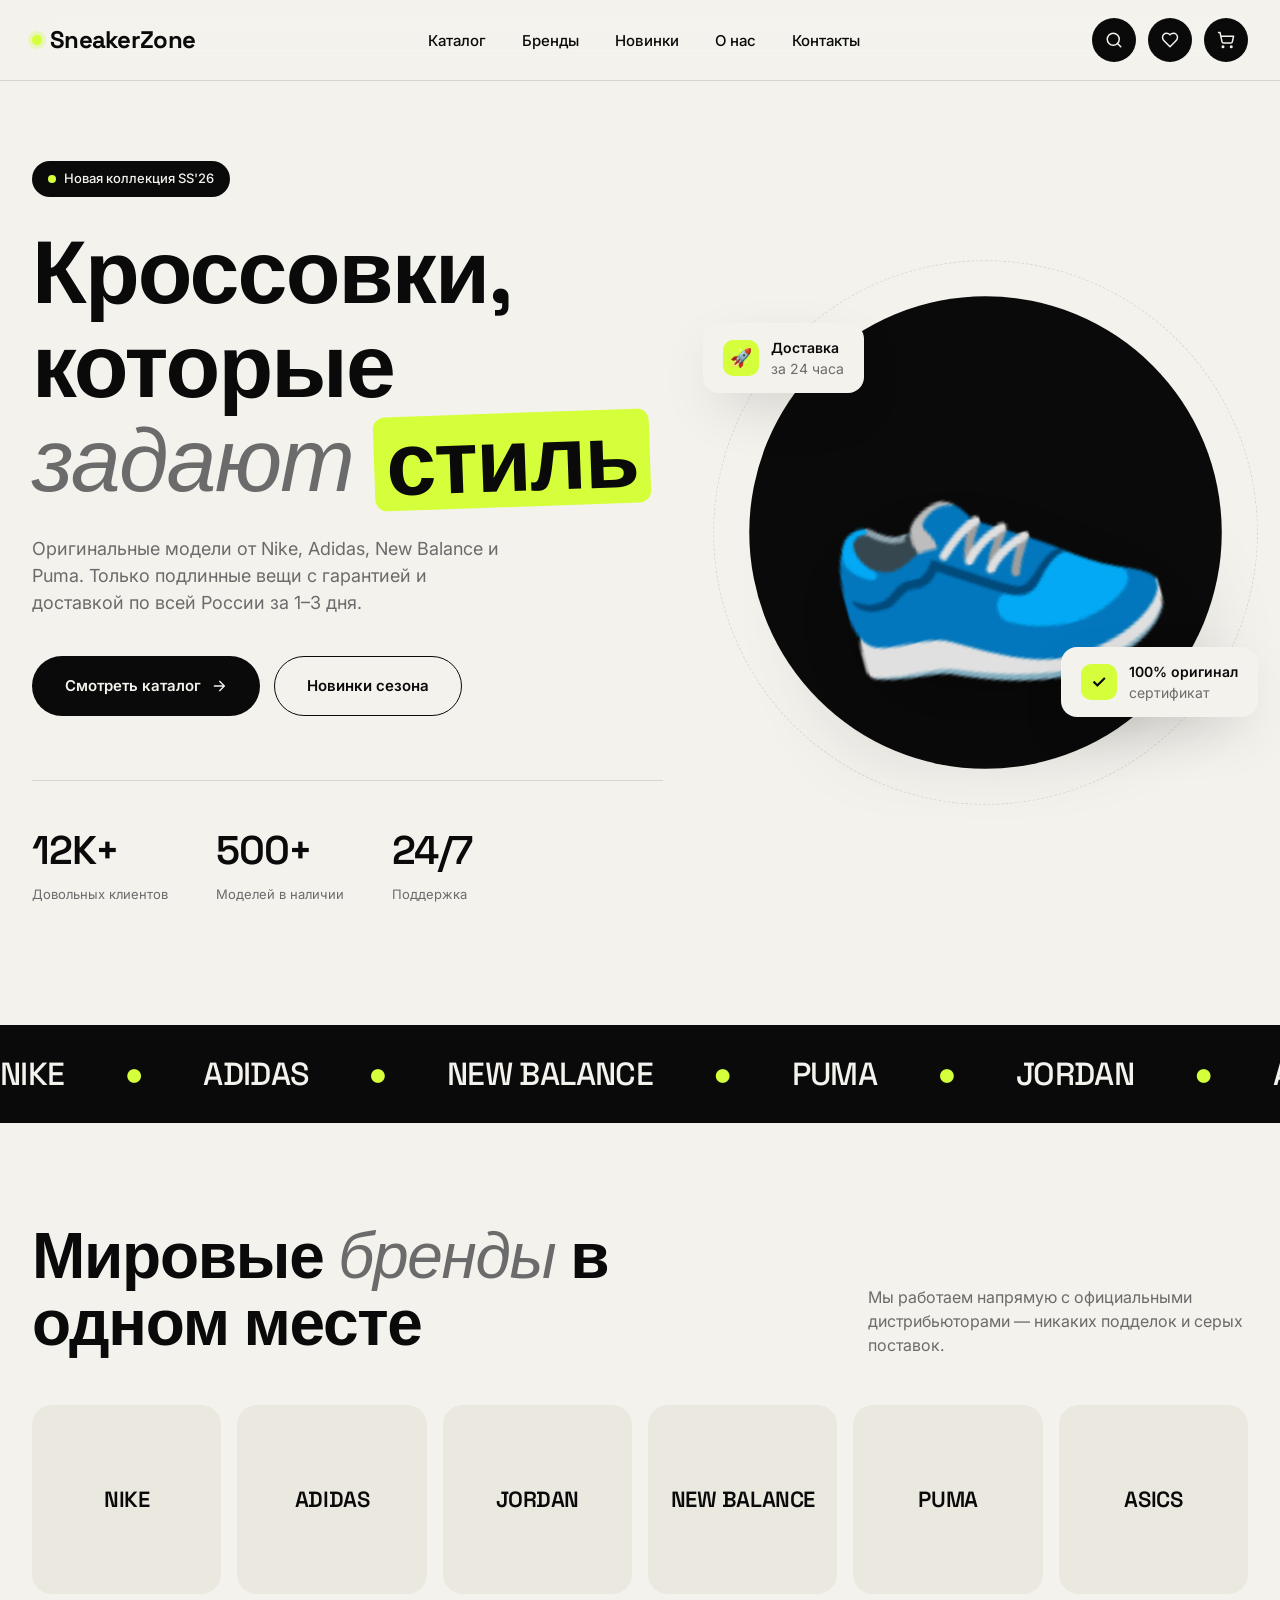
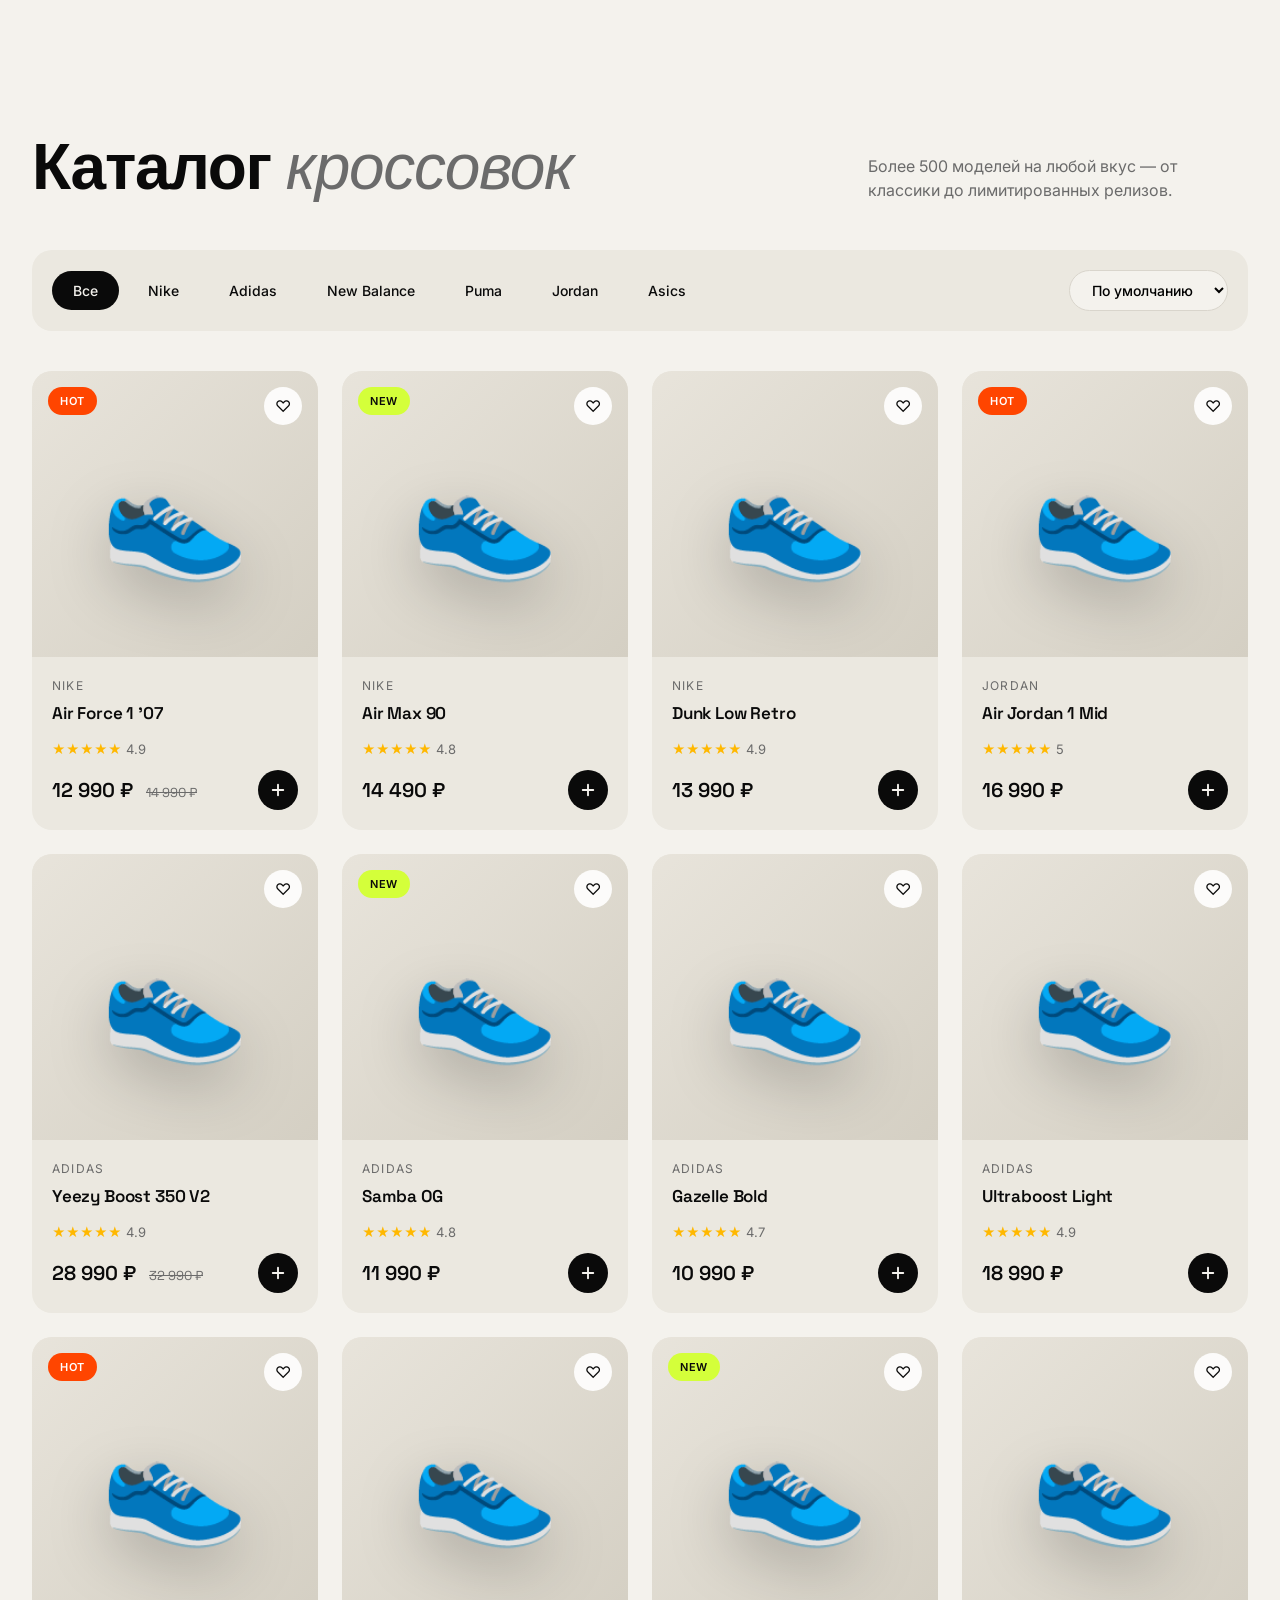
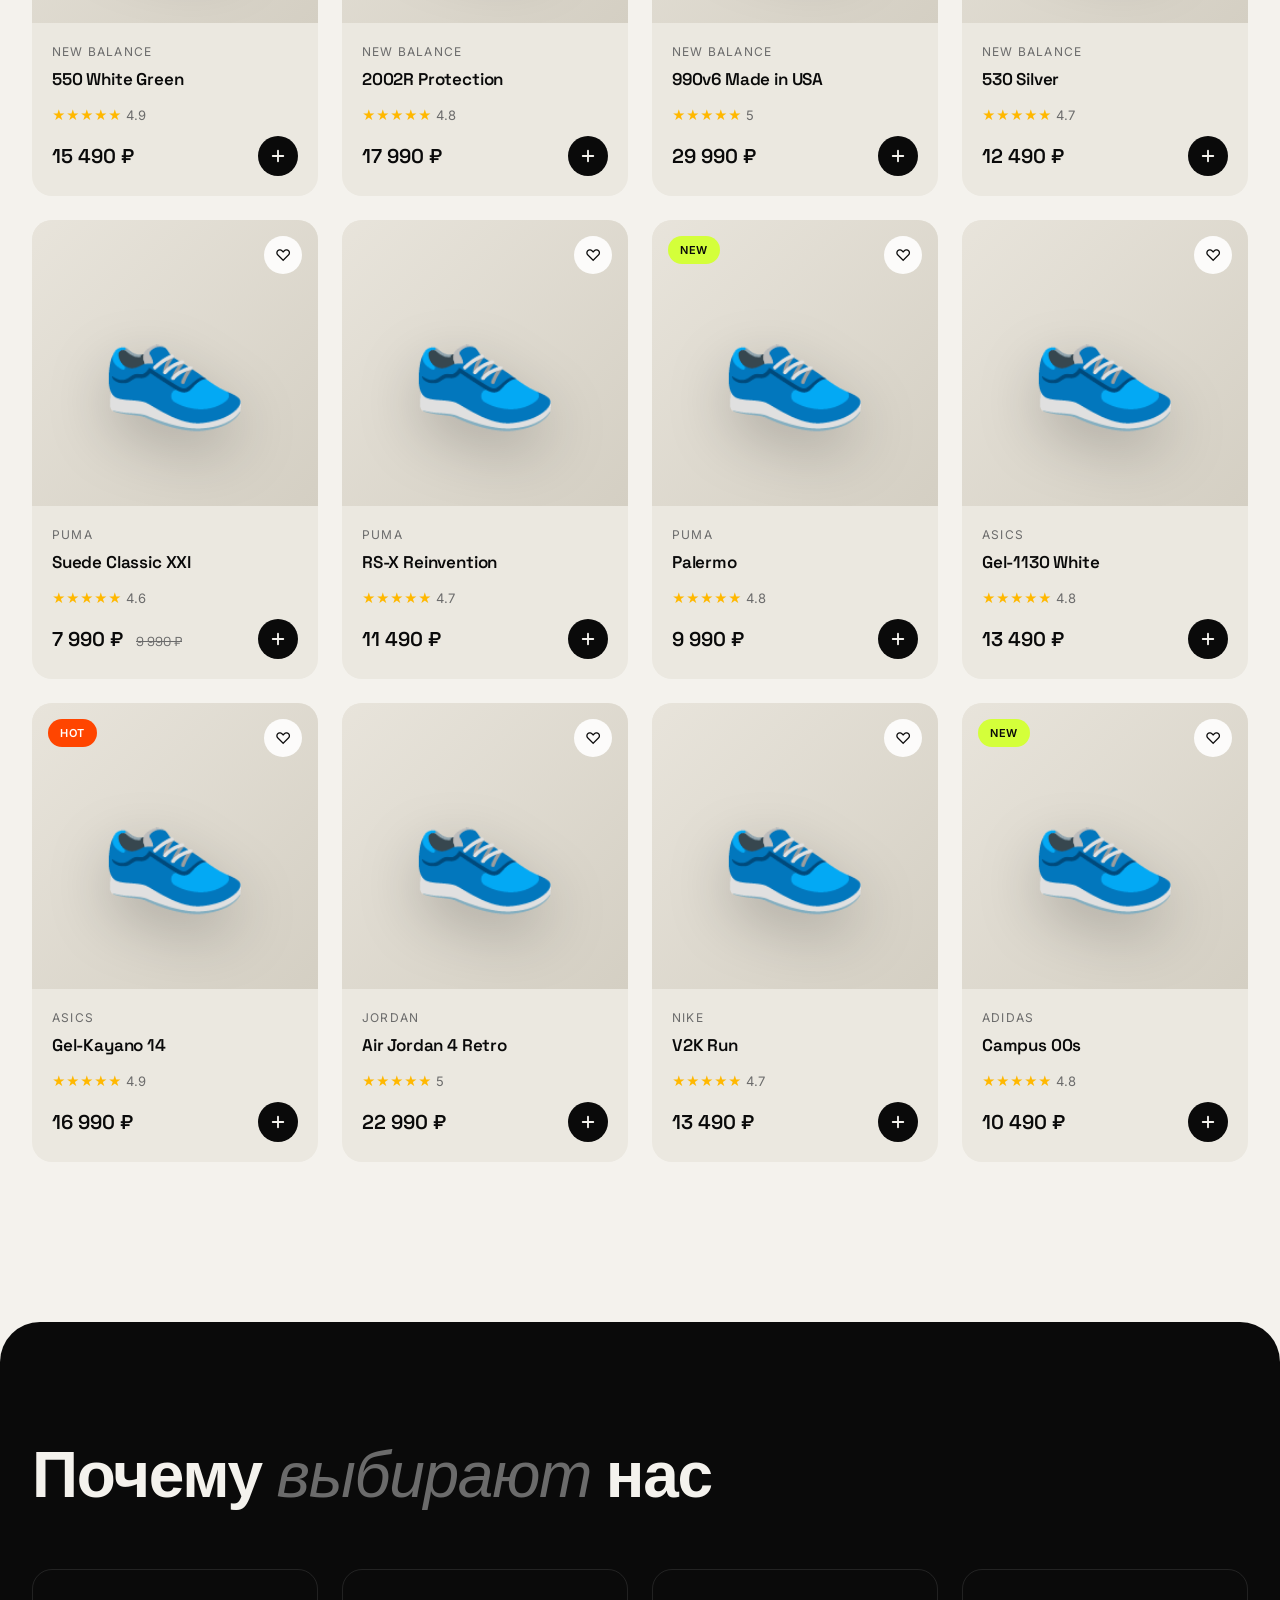
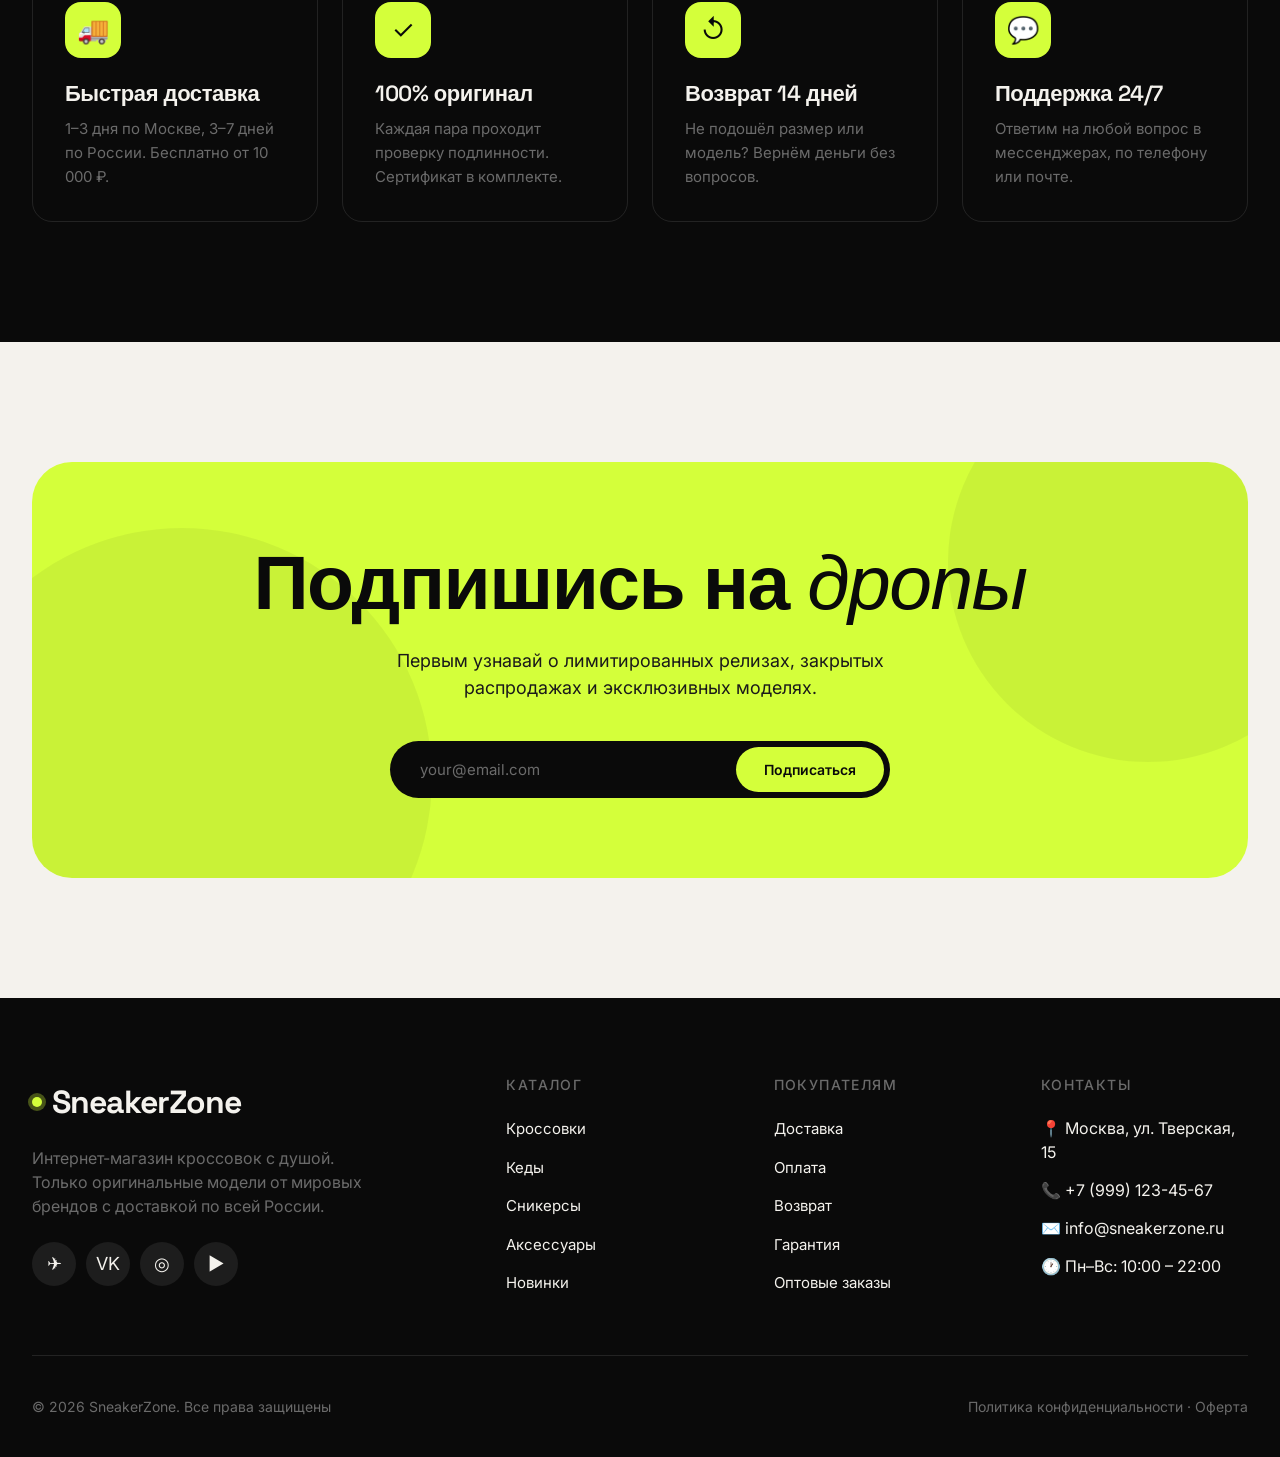
<file: SneakerZone.html>
<!DOCTYPE html>
<html lang="ru">
<head>
<meta charset="UTF-8">
<meta name="viewport" content="width=device-width, initial-scale=1.0">
<title>SneakerZone — Премиальные кроссовки от мировых брендов</title>
<link rel="preconnect" href="https://fonts.googleapis.com">
<link rel="preconnect" href="https://fonts.gstatic.com" crossorigin>
<link href="https://fonts.googleapis.com/css2?family=Space+Grotesk:wght@400;500;600;700&family=Inter:wght@300;400;500;600;700&display=swap" rel="stylesheet">
<style>
  :root{
    --bg:#F4F2ED;
    --bg-alt:#EBE8E0;
    --ink:#0A0A0A;
    --ink-soft:#1A1A1A;
    --muted:#6B6B6B;
    --line:#D9D5CC;
    --accent:#D4FF3A;
    --accent-ink:#0A0A0A;
    --white:#FFFFFF;
    --radius:20px;
    --radius-sm:12px;
    --shadow:0 20px 60px -20px rgba(0,0,0,.25);
  }
  *{margin:0;padding:0;box-sizing:border-box}
  html{scroll-behavior:smooth}
  body{
    font-family:'Inter',sans-serif;
    background:var(--bg);
    color:var(--ink);
    line-height:1.5;
    overflow-x:hidden;
    -webkit-font-smoothing:antialiased;
  }
  h1,h2,h3,h4{font-family:'Space Grotesk',sans-serif;font-weight:600;letter-spacing:-.02em;line-height:1.05}
  a{color:inherit;text-decoration:none}
  img{max-width:100%;display:block}
  button{font-family:inherit;cursor:pointer;border:none;background:none;color:inherit}
  .container{max-width:1400px;margin:0 auto;padding:0 32px}

  /* ===== HEADER ===== */
  .header{
    position:sticky;top:0;z-index:100;
    background:rgba(244,242,237,.85);
    backdrop-filter:blur(20px);
    -webkit-backdrop-filter:blur(20px);
    border-bottom:1px solid var(--line);
  }
  .nav{
    display:flex;align-items:center;justify-content:space-between;
    padding:18px 0;
  }
  .logo{
    font-family:'Space Grotesk',sans-serif;
    font-size:24px;font-weight:700;letter-spacing:-.03em;
    display:flex;align-items:center;gap:8px;
  }
  .logo-dot{
    width:10px;height:10px;border-radius:50%;
    background:var(--accent);
    box-shadow:0 0 0 4px rgba(212,255,58,.3);
  }
  .nav-links{
    display:flex;gap:36px;list-style:none;
  }
  .nav-links a{
    font-size:15px;font-weight:500;
    position:relative;transition:color .2s;
  }
  .nav-links a::after{
    content:'';position:absolute;left:0;bottom:-4px;
    width:0;height:2px;background:var(--ink);
    transition:width .3s;
  }
  .nav-links a:hover::after{width:100%}
  .nav-actions{display:flex;align-items:center;gap:12px}
  .icon-btn{
    width:44px;height:44px;border-radius:50%;
    background:var(--ink);color:var(--bg);
    display:flex;align-items:center;justify-content:center;
    transition:transform .2s, background .2s;
    position:relative;
  }
  .icon-btn:hover{transform:scale(1.05);background:var(--accent);color:var(--ink)}
  .icon-count{
    position:absolute;top:-4px;right:-4px;
    background:var(--accent);color:var(--ink);
    font-size:11px;font-weight:700;
    min-width:20px;height:20px;border-radius:10px;
    display:flex;align-items:center;justify-content:center;
    padding:0 5px;
    transform:scale(0);transition:transform .25s cubic-bezier(.2,.8,.2,1);
  }
  .icon-count.show{transform:scale(1)}
  .icon-count.bump{animation:bump .4s}
  @keyframes bump{
    0%,100%{transform:scale(1)}
    50%{transform:scale(1.3)}
  }

  /* ===== HERO ===== */
  .hero{
    padding:80px 0 120px;
    position:relative;overflow:hidden;
  }
  .hero-grid{
    display:grid;grid-template-columns:1.2fr 1fr;gap:60px;align-items:center;
  }
  .hero-tag{
    display:inline-flex;align-items:center;gap:8px;
    padding:8px 16px;border-radius:100px;
    background:var(--ink);color:var(--bg);
    font-size:13px;font-weight:500;
    margin-bottom:28px;
  }
  .hero-tag .pulse{
    width:8px;height:8px;border-radius:50%;background:var(--accent);
    animation:pulse 2s infinite;
  }
  @keyframes pulse{
    0%,100%{box-shadow:0 0 0 0 rgba(212,255,58,.7)}
    50%{box-shadow:0 0 0 8px rgba(212,255,58,0)}
  }
  .hero h1{
    font-size:clamp(48px,7vw,104px);
    margin-bottom:28px;
  }
  .hero h1 .italic{font-style:italic;font-weight:400;color:var(--muted)}
  .hero h1 .accent{
    background:var(--accent);
    padding:0 12px;border-radius:12px;
    display:inline-block;transform:rotate(-2deg);
  }
  .hero-text{
    font-size:18px;color:var(--muted);
    max-width:480px;margin-bottom:40px;
  }
  .hero-cta{display:flex;gap:14px;flex-wrap:wrap}
  .btn{
    padding:18px 32px;border-radius:100px;
    font-size:15px;font-weight:600;
    display:inline-flex;align-items:center;gap:10px;
    transition:all .25s;
    border:1.5px solid transparent;
  }
  .btn-primary{background:var(--ink);color:var(--bg)}
  .btn-primary:hover{background:var(--accent);color:var(--ink);transform:translateY(-2px)}
  .btn-ghost{background:transparent;color:var(--ink);border-color:var(--ink)}
  .btn-ghost:hover{background:var(--ink);color:var(--bg)}
  .btn svg{width:16px;height:16px}

  .hero-visual{
    position:relative;aspect-ratio:1;
  }
  .hero-circle{
    position:absolute;inset:0;
    background:var(--ink);
    border-radius:50%;
    transform:scale(.9);
  }
  .hero-circle::before{
    content:'';position:absolute;inset:-40px;
    border:1px dashed var(--line);border-radius:50%;
    animation:spin 40s linear infinite;
  }
  @keyframes spin{to{transform:rotate(360deg)}}
  .hero-shoe{
    position:absolute;inset:0;
    display:flex;align-items:center;justify-content:center;
    font-size:280px;
    transform:rotate(-15deg);
    filter:drop-shadow(0 30px 50px rgba(0,0,0,.4));
    animation:float 6s ease-in-out infinite;
  }
  @keyframes float{
    0%,100%{transform:rotate(-15deg) translateY(0)}
    50%{transform:rotate(-15deg) translateY(-20px)}
  }
  .hero-badge{
    position:absolute;background:var(--bg);
    padding:14px 20px;border-radius:16px;
    box-shadow:var(--shadow);
    display:flex;align-items:center;gap:12px;
    font-size:14px;font-weight:600;
  }
  .hero-badge-1{top:10%;left:-20px;animation:float 5s ease-in-out infinite}
  .hero-badge-2{bottom:15%;right:-10px;animation:float 5s ease-in-out infinite .5s}
  .hero-badge .ico{
    width:36px;height:36px;border-radius:10px;
    background:var(--accent);
    display:flex;align-items:center;justify-content:center;
    font-size:18px;
  }

  .hero-stats{
    display:flex;gap:48px;margin-top:64px;
    padding-top:40px;border-top:1px solid var(--line);
  }
  .stat-num{
    font-family:'Space Grotesk',sans-serif;
    font-size:40px;font-weight:600;letter-spacing:-.03em;
  }
  .stat-label{font-size:13px;color:var(--muted);margin-top:4px}

  /* ===== MARQUEE ===== */
  .marquee{
    background:var(--ink);color:var(--bg);
    padding:24px 0;overflow:hidden;
    border-top:1px solid var(--ink);border-bottom:1px solid var(--ink);
  }
  .marquee-track{
    display:flex;gap:60px;white-space:nowrap;
    animation:scroll 30s linear infinite;
    font-family:'Space Grotesk',sans-serif;
    font-size:32px;font-weight:500;letter-spacing:-.02em;
  }
  .marquee-track span{display:inline-flex;align-items:center;gap:60px}
  .marquee-track .dot{color:var(--accent)}
  @keyframes scroll{to{transform:translateX(-50%)}}

  /* ===== BRANDS ===== */
  .brands{padding:100px 0 60px}
  .section-head{
    display:flex;justify-content:space-between;align-items:flex-end;
    margin-bottom:48px;gap:40px;flex-wrap:wrap;
  }
  .section-title{
    font-size:clamp(36px,5vw,64px);
    max-width:700px;
  }
  .section-title .italic{font-style:italic;font-weight:400;color:var(--muted)}
  .section-sub{color:var(--muted);max-width:380px}

  .brands-grid{
    display:grid;grid-template-columns:repeat(6,1fr);gap:16px;
  }
  .brand-card{
    aspect-ratio:1;
    background:var(--bg-alt);
    border-radius:var(--radius);
    display:flex;align-items:center;justify-content:center;
    font-family:'Space Grotesk',sans-serif;
    font-size:22px;font-weight:600;letter-spacing:-.02em;
    transition:all .3s;
    cursor:pointer;
    border:1px solid transparent;
  }
  .brand-card:hover{
    background:var(--ink);color:var(--accent);
    transform:translateY(-4px);
  }

  /* ===== CATALOG ===== */
  .catalog{padding:80px 0 120px}
  .filters{
    display:flex;justify-content:space-between;align-items:center;
    margin-bottom:40px;gap:20px;flex-wrap:wrap;
    padding:20px;background:var(--bg-alt);
    border-radius:var(--radius);
  }
  .filter-tabs{display:flex;gap:8px;flex-wrap:wrap}
  .filter-tab{
    padding:10px 20px;border-radius:100px;
    font-size:14px;font-weight:500;
    background:transparent;color:var(--ink);
    transition:all .2s;
    border:1px solid transparent;
  }
  .filter-tab:hover{background:var(--bg)}
  .filter-tab.active{background:var(--ink);color:var(--bg)}
  .sort-select{
    padding:10px 18px;border-radius:100px;
    background:var(--bg);border:1px solid var(--line);
    font-size:14px;font-weight:500;font-family:inherit;
    cursor:pointer;
  }

  .products{
    display:grid;
    grid-template-columns:repeat(4,1fr);
    gap:24px;
  }
  .product{
    background:var(--bg-alt);
    border-radius:var(--radius);
    overflow:hidden;
    transition:all .35s cubic-bezier(.2,.8,.2,1);
    position:relative;
    cursor:pointer;
  }
  .product:hover{transform:translateY(-8px);box-shadow:var(--shadow)}
  .product-img{
    aspect-ratio:1;
    background:linear-gradient(135deg,#E8E4DB,#D4CFC3);
    display:flex;align-items:center;justify-content:center;
    font-size:120px;
    position:relative;overflow:hidden;
    transition:background .3s;
  }
  .product:hover .product-img{background:linear-gradient(135deg,#D4FF3A,#B8E62E)}
  .product-img .shoe{
    transition:transform .5s cubic-bezier(.2,.8,.2,1);
    filter:drop-shadow(0 20px 30px rgba(0,0,0,.2));
  }
  .product:hover .product-img .shoe{transform:rotate(-15deg) scale(1.1)}
  .product-tag{
    position:absolute;top:16px;left:16px;
    padding:6px 12px;border-radius:100px;
    background:var(--ink);color:var(--bg);
    font-size:11px;font-weight:600;letter-spacing:.05em;text-transform:uppercase;
  }
  .product-tag.new{background:var(--accent);color:var(--ink)}
  .product-tag.hot{background:#FF4500;color:#fff}
  .product-fav{
    position:absolute;top:16px;right:16px;
    width:38px;height:38px;border-radius:50%;
    background:rgba(255,255,255,.9);
    display:flex;align-items:center;justify-content:center;
    transition:all .25s;
    font-size:16px;
    z-index:2;
  }
  .product-fav:hover{background:var(--ink);color:var(--accent);transform:scale(1.1)}
  .product-fav.active{background:var(--ink);color:#FF4500}
  .product-fav.active:hover{color:var(--accent)}
  .product-fav.pop{animation:pop .4s}
  @keyframes pop{
    0%,100%{transform:scale(1)}
    50%{transform:scale(1.3)}
  }
  .product-info{padding:20px}
  .product-brand{
    font-size:12px;color:var(--muted);
    text-transform:uppercase;letter-spacing:.1em;
    margin-bottom:6px;
  }
  .product-name{
    font-family:'Space Grotesk',sans-serif;
    font-size:17px;font-weight:600;
    margin-bottom:14px;
    letter-spacing:-.01em;
  }
  .product-bottom{
    display:flex;justify-content:space-between;align-items:center;
  }
  .product-price{
    font-family:'Space Grotesk',sans-serif;
    font-size:20px;font-weight:600;
  }
  .product-price .old{
    font-size:13px;color:var(--muted);
    text-decoration:line-through;margin-left:8px;font-weight:400;
  }
  .add-btn{
    width:40px;height:40px;border-radius:50%;
    background:var(--ink);color:var(--bg);
    display:flex;align-items:center;justify-content:center;
    transition:all .2s;
  }
  .add-btn:hover{background:var(--accent);color:var(--ink);transform:rotate(90deg)}
  .rating{
    display:flex;align-items:center;gap:4px;
    font-size:13px;color:var(--muted);
    margin-bottom:10px;
  }
  .rating .stars{color:#FFB800}

  /* ===== FEATURES ===== */
  .features{
    padding:120px 0;
    background:var(--ink);color:var(--bg);
    border-radius:40px 40px 0 0;
    margin-top:40px;
  }
  .features .section-title{color:var(--bg)}
  .features .section-title .italic{color:var(--muted)}
  .features-grid{
    display:grid;grid-template-columns:repeat(4,1fr);
    gap:24px;margin-top:60px;
  }
  .feature{
    padding:32px;
    border:1px solid rgba(255,255,255,.1);
    border-radius:var(--radius);
    transition:all .3s;
  }
  .feature:hover{
    background:rgba(255,255,255,.04);
    border-color:var(--accent);
    transform:translateY(-4px);
  }
  .feature-ico{
    width:56px;height:56px;border-radius:16px;
    background:var(--accent);color:var(--ink);
    display:flex;align-items:center;justify-content:center;
    font-size:26px;margin-bottom:24px;
  }
  .feature h3{font-size:22px;margin-bottom:12px}
  .feature p{color:var(--muted);font-size:15px;line-height:1.6}

  /* ===== CTA ===== */
  .cta{
    padding:120px 0;
    text-align:center;
  }
  .cta-box{
    background:var(--accent);
    border-radius:40px;
    padding:80px 40px;
    position:relative;overflow:hidden;
  }
  .cta-box::before{
    content:'';position:absolute;
    top:-100px;right:-100px;
    width:400px;height:400px;
    background:rgba(0,0,0,.05);border-radius:50%;
  }
  .cta-box::after{
    content:'';position:absolute;
    bottom:-150px;left:-100px;
    width:500px;height:500px;
    background:rgba(0,0,0,.05);border-radius:50%;
  }
  .cta-box > *{position:relative;z-index:1}
  .cta h2{
    font-size:clamp(40px,6vw,80px);
    margin-bottom:24px;
  }
  .cta p{
    font-size:18px;color:var(--ink-soft);
    max-width:500px;margin:0 auto 40px;
  }
  .subscribe{
    display:flex;max-width:500px;margin:0 auto;
    background:var(--ink);border-radius:100px;
    padding:6px;gap:6px;
  }
  .subscribe input{
    flex:1;padding:0 24px;
    background:transparent;border:none;outline:none;
    color:var(--bg);font-family:inherit;font-size:15px;
  }
  .subscribe input::placeholder{color:var(--muted)}
  .subscribe button{
    padding:14px 28px;border-radius:100px;
    background:var(--accent);color:var(--ink);
    font-weight:600;font-size:14px;
    transition:transform .2s;
  }
  .subscribe button:hover{transform:scale(1.05)}

  /* ===== FOOTER ===== */
  .footer{
    background:var(--ink);color:var(--bg);
    padding:80px 0 40px;
  }
  .footer-grid{
    display:grid;grid-template-columns:2fr 1fr 1fr 1fr;
    gap:60px;margin-bottom:60px;
  }
  .footer-logo{
    font-family:'Space Grotesk',sans-serif;
    font-size:32px;font-weight:700;
    margin-bottom:20px;letter-spacing:-.03em;
    display:flex;align-items:center;gap:10px;
  }
  .footer-desc{color:var(--muted);max-width:340px;margin-bottom:24px}
  .socials{display:flex;gap:10px}
  .social{
    width:44px;height:44px;border-radius:50%;
    background:rgba(255,255,255,.08);
    display:flex;align-items:center;justify-content:center;
    transition:all .2s;font-size:18px;
  }
  .social:hover{background:var(--accent);color:var(--ink)}
  .footer h4{
    font-size:14px;text-transform:uppercase;letter-spacing:.1em;
    margin-bottom:24px;color:var(--muted);font-weight:500;
    font-family:'Inter',sans-serif;
  }
  .footer ul{list-style:none;display:flex;flex-direction:column;gap:14px}
  .footer ul a{
    font-size:15px;color:var(--bg);
    transition:color .2s;
  }
  .footer ul a:hover{color:var(--accent)}
  .footer-bottom{
    padding-top:40px;border-top:1px solid rgba(255,255,255,.1);
    display:flex;justify-content:space-between;flex-wrap:wrap;gap:20px;
    color:var(--muted);font-size:14px;
  }

  /* ===== DRAWERS (Search / Favorites / Cart) ===== */
  .overlay{
    position:fixed;inset:0;background:rgba(0,0,0,.5);
    backdrop-filter:blur(4px);
    opacity:0;pointer-events:none;
    transition:opacity .3s;z-index:200;
  }
  .overlay.open{opacity:1;pointer-events:auto}
  .drawer{
    position:fixed;top:0;right:0;bottom:0;
    width:min(460px,100%);
    background:var(--bg);
    transform:translateX(100%);
    transition:transform .4s cubic-bezier(.2,.8,.2,1);
    z-index:201;
    display:flex;flex-direction:column;
  }
  .drawer.open{transform:translateX(0)}
  .drawer-head{
    padding:28px;display:flex;justify-content:space-between;align-items:center;
    border-bottom:1px solid var(--line);
    gap:16px;
  }
  .drawer-head h3{font-size:24px}
  .drawer-close{
    width:40px;height:40px;border-radius:50%;
    background:var(--bg-alt);
    display:flex;align-items:center;justify-content:center;
    font-size:20px;transition:transform .2s;
    flex-shrink:0;
  }
  .drawer-close:hover{transform:rotate(90deg)}
  .drawer-body{flex:1;overflow-y:auto;padding:20px 28px}
  .drawer-empty{
    text-align:center;padding:60px 20px;color:var(--muted);
  }
  .drawer-empty .ico{font-size:60px;margin-bottom:20px;opacity:.3}

  /* ===== SEARCH DRAWER ===== */
  .search-input-wrap{
    position:relative;margin-bottom:20px;
  }
  .search-input{
    width:100%;padding:16px 20px 16px 52px;
    background:var(--bg-alt);
    border:1.5px solid transparent;
    border-radius:16px;
    font-family:inherit;font-size:15px;
    color:var(--ink);outline:none;
    transition:border-color .2s, background .2s;
  }
  .search-input:focus{
    border-color:var(--ink);background:var(--bg);
  }
  .search-input::placeholder{color:var(--muted)}
  .search-input-ico{
    position:absolute;left:18px;top:50%;transform:translateY(-50%);
    color:var(--muted);pointer-events:none;
  }
  .search-clear{
    position:absolute;right:10px;top:50%;transform:translateY(-50%);
    width:32px;height:32px;border-radius:50%;
    background:var(--bg);color:var(--muted);
    display:none;align-items:center;justify-content:center;
    transition:color .2s;
  }
  .search-clear.show{display:flex}
  .search-clear:hover{color:var(--ink)}

  .search-hint{
    font-size:13px;color:var(--muted);
    margin-bottom:16px;
    display:flex;align-items:center;gap:8px;
  }
  .search-hint strong{color:var(--ink)}

  .search-results{
    display:flex;flex-direction:column;gap:10px;
  }
  .search-item{
    display:flex;gap:14px;padding:12px;
    background:var(--bg-alt);
    border-radius:14px;
    cursor:pointer;
    transition:all .2s;
    align-items:center;
  }
  .search-item:hover{
    background:var(--ink);color:var(--bg);
    transform:translateX(4px);
  }
  .search-item:hover .search-item-brand{color:rgba(244,242,237,.6)}
  .search-item:hover .search-item-price{color:var(--accent)}
  .search-item-img{
    width:60px;height:60px;border-radius:12px;
    background:var(--bg);
    display:flex;align-items:center;justify-content:center;
    font-size:32px;flex-shrink:0;
  }
  .search-item-info{flex:1;min-width:0}
  .search-item-brand{
    font-size:11px;color:var(--muted);
    text-transform:uppercase;letter-spacing:.1em;
  }
  .search-item-name{
    font-weight:600;font-size:14px;
    white-space:nowrap;overflow:hidden;text-overflow:ellipsis;
    margin:2px 0 4px;
  }
  .search-item-price{
    font-family:'Space Grotesk',sans-serif;
    font-weight:600;font-size:14px;
    transition:color .2s;
  }
  .search-item-add{
    width:36px;height:36px;border-radius:50%;
    background:var(--bg);color:var(--ink);
    display:flex;align-items:center;justify-content:center;
    flex-shrink:0;
    transition:all .2s;
  }
  .search-item:hover .search-item-add{
    background:var(--accent);color:var(--ink);
  }

  .search-popular{
    margin-top:24px;padding-top:24px;
    border-top:1px solid var(--line);
  }
  .search-popular h4{
    font-size:12px;text-transform:uppercase;letter-spacing:.1em;
    color:var(--muted);margin-bottom:14px;font-weight:500;
    font-family:'Inter',sans-serif;
  }
  .popular-tags{display:flex;flex-wrap:wrap;gap:8px}
  .popular-tag{
    padding:8px 14px;border-radius:100px;
    background:var(--bg-alt);
    font-size:13px;font-weight:500;
    transition:all .2s;
  }
  .popular-tag:hover{background:var(--ink);color:var(--accent)}

  /* ===== CART / FAVS ===== */
  .drawer-foot{
    padding:28px;border-top:1px solid var(--line);
    background:var(--bg-alt);
  }
  .drawer-total{
    display:flex;justify-content:space-between;
    margin-bottom:20px;
    font-family:'Space Grotesk',sans-serif;
    font-size:22px;font-weight:600;
  }
  .drawer-action{
    width:100%;padding:18px;border-radius:100px;
    background:var(--ink);color:var(--bg);
    font-weight:600;font-size:15px;
    transition:background .2s;
  }
  .drawer-action:hover{background:var(--accent);color:var(--ink)}
  .drawer-clear{
    width:100%;padding:12px;margin-top:10px;
    color:var(--muted);font-size:13px;
    transition:color .2s;
  }
  .drawer-clear:hover{color:var(--ink)}

  .list-item{
    display:flex;gap:16px;padding:16px 0;
    border-bottom:1px solid var(--line);
    align-items:center;
  }
  .list-item-img{
    width:80px;height:80px;border-radius:12px;
    background:var(--bg-alt);
    display:flex;align-items:center;justify-content:center;
    font-size:40px;flex-shrink:0;
  }
  .list-item-info{flex:1;min-width:0}
  .list-item-brand{font-size:11px;color:var(--muted);text-transform:uppercase;letter-spacing:.1em}
  .list-item-name{font-weight:600;font-size:15px;margin:4px 0 8px}
  .list-item-price{font-family:'Space Grotesk',sans-serif;font-weight:600}
  .list-item-qty{font-size:13px;color:var(--muted);margin-top:4px}
  .list-item-remove{
    color:var(--muted);font-size:13px;margin-top:8px;
    transition:color .2s;display:inline-block;
  }
  .list-item-remove:hover{color:#FF4500}
  .list-item-actions{display:flex;flex-direction:column;align-items:flex-end;gap:8px}
  .list-item-icon-btn{
    width:36px;height:36px;border-radius:50%;
    background:var(--bg-alt);
    display:flex;align-items:center;justify-content:center;
    transition:all .2s;font-size:14px;
  }
  .list-item-icon-btn:hover{background:var(--ink);color:var(--accent)}

  /* ===== TOAST ===== */
  .toast{
    position:fixed;bottom:30px;left:50%;
    transform:translateX(-50%) translateY(100px);
    background:var(--ink);color:var(--bg);
    padding:14px 24px;border-radius:100px;
    font-size:14px;font-weight:500;
    box-shadow:var(--shadow);
    opacity:0;transition:all .3s;
    z-index:300;
    display:flex;align-items:center;gap:10px;
    white-space:nowrap;
  }
  .toast.show{opacity:1;transform:translateX(-50%) translateY(0)}
  .toast .ico{color:var(--accent)}

  /* ===== ANIMATIONS ===== */
  .reveal{opacity:0;transform:translateY(30px);transition:all .8s cubic-bezier(.2,.8,.2,1)}
  .reveal.visible{opacity:1;transform:translateY(0)}

  /* ===== RESPONSIVE ===== */
  @media (max-width:1100px){
    .products{grid-template-columns:repeat(3,1fr)}
    .features-grid{grid-template-columns:repeat(2,1fr)}
    .brands-grid{grid-template-columns:repeat(3,1fr)}
    .footer-grid{grid-template-columns:1fr 1fr;gap:40px}
  }
  @media (max-width:768px){
    .container{padding:0 20px}
    .nav-links{display:none}
    .hero{padding:40px 0 80px}
    .hero-grid{grid-template-columns:1fr;gap:40px}
    .hero-visual{max-width:400px;margin:0 auto}
    .hero-stats{gap:24px;flex-wrap:wrap}
    .products{grid-template-columns:repeat(2,1fr);gap:14px}
    .product-img{font-size:80px}
    .product-info{padding:14px}
    .product-name{font-size:15px}
    .product-price{font-size:17px}
    .features-grid{grid-template-columns:1fr}
    .footer-grid{grid-template-columns:1fr}
    .marquee-track{font-size:22px;gap:40px}
    .marquee-track span{gap:40px}
    .cta-box{padding:60px 24px;border-radius:24px}
    .subscribe{flex-direction:column;border-radius:24px;padding:10px}
    .subscribe input{padding:14px}
    .icon-btn{width:40px;height:40px}
  }
</style>
</head>
<body>

<!-- HEADER -->
<header class="header">
  <div class="container">
    <nav class="nav">
      <a href="#" class="logo"><span class="logo-dot"></span>SneakerZone</a>
      <ul class="nav-links">
        <li><a href="#catalog">Каталог</a></li>
        <li><a href="#brands">Бренды</a></li>
        <li><a href="#new">Новинки</a></li>
        <li><a href="#features">О нас</a></li>
        <li><a href="#contacts">Контакты</a></li>
      </ul>
      <div class="nav-actions">
        <button class="icon-btn" id="searchBtn" aria-label="Поиск">
          <svg width="18" height="18" viewBox="0 0 24 24" fill="none" stroke="currentColor" stroke-width="2" stroke-linecap="round"><circle cx="11" cy="11" r="8"/><path d="m21 21-4.3-4.3"/></svg>
        </button>
        <button class="icon-btn" id="favBtn" aria-label="Избранное">
          <svg width="18" height="18" viewBox="0 0 24 24" fill="none" stroke="currentColor" stroke-width="2" stroke-linecap="round" stroke-linejoin="round"><path d="M19 14c1.49-1.46 3-3.21 3-5.5A5.5 5.5 0 0 0 16.5 3c-1.76 0-3 .5-4.5 2-1.5-1.5-2.74-2-4.5-2A5.5 5.5 0 0 0 2 8.5c0 2.29 1.51 4.04 3 5.5l7 7Z"/></svg>
          <span class="icon-count" id="favCount">0</span>
        </button>
        <button class="icon-btn" id="cartBtn" aria-label="Корзина">
          <svg width="18" height="18" viewBox="0 0 24 24" fill="none" stroke="currentColor" stroke-width="2" stroke-linecap="round" stroke-linejoin="round"><circle cx="8" cy="21" r="1"/><circle cx="19" cy="21" r="1"/><path d="M2.05 2.05h2l2.66 12.42a2 2 0 0 0 2 1.58h9.78a2 2 0 0 0 1.95-1.57l1.65-7.43H5.12"/></svg>
          <span class="icon-count" id="cartCount">0</span>
        </button>
      </div>
    </nav>
  </div>
</header>

<!-- HERO -->
<section class="hero">
  <div class="container">
    <div class="hero-grid">
      <div class="hero-content reveal">
        <div class="hero-tag"><span class="pulse"></span>Новая коллекция SS'26</div>
        <h1>Кроссовки, <br>которые <span class="italic">задают</span> <span class="accent">стиль</span></h1>
        <p class="hero-text">Оригинальные модели от Nike, Adidas, New Balance и Puma. Только подлинные вещи с гарантией и доставкой по всей России за 1–3 дня.</p>
        <div class="hero-cta">
          <a href="#catalog" class="btn btn-primary">Смотреть каталог
            <svg viewBox="0 0 24 24" fill="none" stroke="currentColor" stroke-width="2" stroke-linecap="round"><path d="M5 12h14M13 5l7 7-7 7"/></svg>
          </a>
          <a href="#new" class="btn btn-ghost">Новинки сезона</a>
        </div>
        <div class="hero-stats">
          <div><div class="stat-num">12K+</div><div class="stat-label">Довольных клиентов</div></div>
          <div><div class="stat-num">500+</div><div class="stat-label">Моделей в наличии</div></div>
          <div><div class="stat-num">24/7</div><div class="stat-label">Поддержка</div></div>
        </div>
      </div>
      <div class="hero-visual reveal">
        <div class="hero-circle"></div>
        <div class="hero-shoe">👟</div>
        <div class="hero-badge hero-badge-1">
          <div class="ico">🚀</div>
          <div>Доставка<br><span style="color:var(--muted);font-weight:400">за 24 часа</span></div>
        </div>
        <div class="hero-badge hero-badge-2">
          <div class="ico">✓</div>
          <div>100% оригинал<br><span style="color:var(--muted);font-weight:400">сертификат</span></div>
        </div>
      </div>
    </div>
  </div>
</section>

<!-- MARQUEE -->
<div class="marquee">
  <div class="marquee-track">
    <span>NIKE <span class="dot">●</span> ADIDAS <span class="dot">●</span> NEW BALANCE <span class="dot">●</span> PUMA <span class="dot">●</span> JORDAN <span class="dot">●</span> ASICS <span class="dot">●</span> CONVERSE <span class="dot">●</span> VANS <span class="dot">●</span></span>
    <span>NIKE <span class="dot">●</span> ADIDAS <span class="dot">●</span> NEW BALANCE <span class="dot">●</span> PUMA <span class="dot">●</span> JORDAN <span class="dot">●</span> ASICS <span class="dot">●</span> CONVERSE <span class="dot">●</span> VANS <span class="dot">●</span></span>
  </div>
</div>

<!-- BRANDS -->
<section class="brands" id="brands">
  <div class="container">
    <div class="section-head reveal">
      <h2 class="section-title">Мировые <span class="italic">бренды</span> в одном месте</h2>
      <p class="section-sub">Мы работаем напрямую с официальными дистрибьюторами — никаких подделок и серых поставок.</p>
    </div>
    <div class="brands-grid">
      <div class="brand-card reveal">NIKE</div>
      <div class="brand-card reveal">ADIDAS</div>
      <div class="brand-card reveal">JORDAN</div>
      <div class="brand-card reveal">NEW BALANCE</div>
      <div class="brand-card reveal">PUMA</div>
      <div class="brand-card reveal">ASICS</div>
    </div>
  </div>
</section>

<!-- CATALOG -->
<section class="catalog" id="catalog">
  <div class="container">
    <div class="section-head reveal">
      <h2 class="section-title">Каталог <span class="italic">кроссовок</span></h2>
      <p class="section-sub">Более 500 моделей на любой вкус — от классики до лимитированных релизов.</p>
    </div>

    <div class="filters reveal">
      <div class="filter-tabs" id="filterTabs">
        <button class="filter-tab active" data-filter="all">Все</button>
        <button class="filter-tab" data-filter="Nike">Nike</button>
        <button class="filter-tab" data-filter="Adidas">Adidas</button>
        <button class="filter-tab" data-filter="New Balance">New Balance</button>
        <button class="filter-tab" data-filter="Puma">Puma</button>
        <button class="filter-tab" data-filter="Jordan">Jordan</button>
        <button class="filter-tab" data-filter="Asics">Asics</button>
      </div>
      <select class="sort-select" id="sortSelect">
        <option value="default">По умолчанию</option>
        <option value="price-asc">По цене ↑</option>
        <option value="price-desc">По цене ↓</option>
        <option value="rating">По рейтингу</option>
      </select>
    </div>

    <div class="products" id="productsGrid"></div>
  </div>
</section>

<!-- FEATURES -->
<section class="features" id="features">
  <div class="container">
    <div class="section-head reveal">
      <h2 class="section-title">Почему <span class="italic">выбирают</span> нас</h2>
    </div>
    <div class="features-grid">
      <div class="feature reveal">
        <div class="feature-ico">🚚</div>
        <h3>Быстрая доставка</h3>
        <p>1–3 дня по Москве, 3–7 дней по России. Бесплатно от 10 000 ₽.</p>
      </div>
      <div class="feature reveal">
        <div class="feature-ico">✓</div>
        <h3>100% оригинал</h3>
        <p>Каждая пара проходит проверку подлинности. Сертификат в комплекте.</p>
      </div>
      <div class="feature reveal">
        <div class="feature-ico">↺</div>
        <h3>Возврат 14 дней</h3>
        <p>Не подошёл размер или модель? Вернём деньги без вопросов.</p>
      </div>
      <div class="feature reveal">
        <div class="feature-ico">💬</div>
        <h3>Поддержка 24/7</h3>
        <p>Ответим на любой вопрос в мессенджерах, по телефону или почте.</p>
      </div>
    </div>
  </div>
</section>

<!-- CTA -->
<section class="cta">
  <div class="container">
    <div class="cta-box reveal">
      <h2>Подпишись на <em style="font-style:italic;font-weight:400">дропы</em></h2>
      <p>Первым узнавай о лимитированных релизах, закрытых распродажах и эксклюзивных моделях.</p>
      <form class="subscribe" onsubmit="event.preventDefault();showToast('Вы подписаны на рассылку ✓')">
        <input type="email" placeholder="your@email.com" required>
        <button type="submit">Подписаться</button>
      </form>
    </div>
  </div>
</section>

<!-- FOOTER -->
<footer class="footer" id="contacts">
  <div class="container">
    <div class="footer-grid">
      <div>
        <div class="footer-logo"><span class="logo-dot"></span>SneakerZone</div>
        <p class="footer-desc">Интернет-магазин кроссовок с душой. Только оригинальные модели от мировых брендов с доставкой по всей России.</p>
        <div class="socials">
          <a href="#" class="social" aria-label="Telegram">✈</a>
          <a href="#" class="social" aria-label="VK">VK</a>
          <a href="#" class="social" aria-label="Instagram">◎</a>
          <a href="#" class="social" aria-label="YouTube">▶</a>
        </div>
      </div>
      <div>
        <h4>Каталог</h4>
        <ul>
          <li><a href="#">Кроссовки</a></li>
          <li><a href="#">Кеды</a></li>
          <li><a href="#">Сникерсы</a></li>
          <li><a href="#">Аксессуары</a></li>
          <li><a href="#">Новинки</a></li>
        </ul>
      </div>
      <div>
        <h4>Покупателям</h4>
        <ul>
          <li><a href="#">Доставка</a></li>
          <li><a href="#">Оплата</a></li>
          <li><a href="#">Возврат</a></li>
          <li><a href="#">Гарантия</a></li>
          <li><a href="#">Оптовые заказы</a></li>
        </ul>
      </div>
      <div>
        <h4>Контакты</h4>
        <ul>
          <li>📍 Москва, ул. Тверская, 15</li>
          <li>📞 +7 (999) 123-45-67</li>
          <li>✉️ info@sneakerzone.ru</li>
          <li>🕐 Пн–Вс: 10:00 – 22:00</li>
        </ul>
      </div>
    </div>
    <div class="footer-bottom">
      <div>© 2026 SneakerZone. Все права защищены</div>
      <div><a href="#">Политика конфиденциальности</a> · <a href="#">Оферта</a></div>
    </div>
  </div>
</footer>

<!-- OVERLAY -->
<div class="overlay" id="overlay"></div>

<!-- SEARCH DRAWER -->
<aside class="drawer" id="searchDrawer">
  <div class="drawer-head">
    <h3>Поиск</h3>
    <button class="drawer-close" data-close>✕</button>
  </div>
  <div class="drawer-body">
    <div class="search-input-wrap">
      <svg class="search-input-ico" width="20" height="20" viewBox="0 0 24 24" fill="none" stroke="currentColor" stroke-width="2" stroke-linecap="round"><circle cx="11" cy="11" r="8"/><path d="m21 21-4.3-4.3"/></svg>
      <input type="text" class="search-input" id="searchInput" placeholder="Найти кроссовки..." autocomplete="off">
      <button class="search-clear" id="searchClear" aria-label="Очистить">✕</button>
    </div>
    <div id="searchContent">
      <div class="search-popular">
        <h4>Популярные запросы</h4>
        <div class="popular-tags" id="popularTags">
          <button class="popular-tag" data-q="Air Force">Air Force</button>
          <button class="popular-tag" data-q="Jordan">Jordan</button>
          <button class="popular-tag" data-q="Yeezy">Yeezy</button>
          <button class="popular-tag" data-q="Dunk">Dunk</button>
          <button class="popular-tag" data-q="New Balance 550">NB 550</button>
          <button class="popular-tag" data-q="Samba">Samba</button>
          <button class="popular-tag" data-q="Gel">Gel</button>
        </div>
      </div>
    </div>
  </div>
</aside>

<!-- FAVORITES DRAWER -->
<aside class="drawer" id="favDrawer">
  <div class="drawer-head">
    <h3>Избранное</h3>
    <button class="drawer-close" data-close>✕</button>
  </div>
  <div class="drawer-body" id="favItems"></div>
  <div class="drawer-foot" id="favFoot" style="display:none">
    <button class="drawer-action" onclick="closeAllDrawers();document.getElementById('catalog').scrollIntoView({behavior:'smooth'})">Перейти в каталог</button>
    <button class="drawer-clear" id="favClear">Очистить избранное</button>
  </div>
</aside>

<!-- CART DRAWER -->
<aside class="drawer" id="cartDrawer">
  <div class="drawer-head">
    <h3>Корзина</h3>
    <button class="drawer-close" data-close>✕</button>
  </div>
  <div class="drawer-body" id="cartItems"></div>
  <div class="drawer-foot" id="cartFoot" style="display:none">
    <div class="drawer-total">
      <span>Итого</span>
      <span id="cartTotal">0 ₽</span>
    </div>
    <button class="drawer-action" onclick="showToast('Заказ оформлен! Мы свяжемся с вами ✓')">Оформить заказ</button>
    <button class="drawer-clear" id="cartClear">Очистить корзину</button>
  </div>
</aside>

<!-- TOAST -->
<div class="toast" id="toast"><span class="ico">✓</span><span id="toastText">Добавлено в корзину</span></div>

<script>
  // === PRODUCTS DATA ===
  const products = [
    {id:1,brand:'Nike',name:'Air Force 1 \'07',price:12990,oldPrice:14990,rating:4.9,emoji:'👟',tag:'hot'},
    {id:2,brand:'Nike',name:'Air Max 90',price:14490,rating:4.8,emoji:'👟',tag:'new'},
    {id:3,brand:'Nike',name:'Dunk Low Retro',price:13990,rating:4.9,emoji:'👟'},
    {id:4,brand:'Jordan',name:'Air Jordan 1 Mid',price:16990,rating:5.0,emoji:'👟',tag:'hot'},
    {id:5,brand:'Adidas',name:'Yeezy Boost 350 V2',price:28990,oldPrice:32990,rating:4.9,emoji:'👟'},
    {id:6,brand:'Adidas',name:'Samba OG',price:11990,rating:4.8,emoji:'👟',tag:'new'},
    {id:7,brand:'Adidas',name:'Gazelle Bold',price:10990,rating:4.7,emoji:'👟'},
    {id:8,brand:'Adidas',name:'Ultraboost Light',price:18990,rating:4.9,emoji:'👟'},
    {id:9,brand:'New Balance',name:'550 White Green',price:15490,rating:4.9,emoji:'👟',tag:'hot'},
    {id:10,brand:'New Balance',name:'2002R Protection',price:17990,rating:4.8,emoji:'👟'},
    {id:11,brand:'New Balance',name:'990v6 Made in USA',price:29990,rating:5.0,emoji:'👟',tag:'new'},
    {id:12,brand:'New Balance',name:'530 Silver',price:12490,rating:4.7,emoji:'👟'},
    {id:13,brand:'Puma',name:'Suede Classic XXI',price:7990,oldPrice:9990,rating:4.6,emoji:'👟'},
    {id:14,brand:'Puma',name:'RS-X Reinvention',price:11490,rating:4.7,emoji:'👟'},
    {id:15,brand:'Puma',name:'Palermo',price:9990,rating:4.8,emoji:'👟',tag:'new'},
    {id:16,brand:'Asics',name:'Gel-1130 White',price:13490,rating:4.8,emoji:'👟'},
    {id:17,brand:'Asics',name:'Gel-Kayano 14',price:16990,rating:4.9,emoji:'👟',tag:'hot'},
    {id:18,brand:'Jordan',name:'Air Jordan 4 Retro',price:22990,rating:5.0,emoji:'👟'},
    {id:19,brand:'Nike',name:'V2K Run',price:13490,rating:4.7,emoji:'👟'},
    {id:20,brand:'Adidas',name:'Campus 00s',price:10490,rating:4.8,emoji:'👟',tag:'new'},
  ];

  // === STATE ===
  let currentFilter = 'all';
  let currentSort = 'default';
  let cart = JSON.parse(localStorage.getItem('sz_cart')||'[]');
  let favorites = JSON.parse(localStorage.getItem('sz_favs')||'[]');

  // === DRAWER HELPERS ===
  const overlay = document.getElementById('overlay');
  const drawers = {
    search: document.getElementById('searchDrawer'),
    fav: document.getElementById('favDrawer'),
    cart: document.getElementById('cartDrawer'),
  };
  let activeDrawer = null;

  function openDrawer(name){
    closeAllDrawers();
    drawers[name].classList.add('open');
    overlay.classList.add('open');
    activeDrawer = name;
    document.body.style.overflow = 'hidden';
    if(name==='search'){
      setTimeout(()=>document.getElementById('searchInput').focus(),300);
    }
  }
  function closeAllDrawers(){
    Object.values(drawers).forEach(d=>d.classList.remove('open'));
    overlay.classList.remove('open');
    activeDrawer = null;
    document.body.style.overflow = '';
  }

  document.getElementById('searchBtn').addEventListener('click',()=>openDrawer('search'));
  document.getElementById('favBtn').addEventListener('click',()=>{renderFavorites();openDrawer('fav')});
  document.getElementById('cartBtn').addEventListener('click',()=>{renderCart();openDrawer('cart')});
  overlay.addEventListener('click',closeAllDrawers);
  document.querySelectorAll('[data-close]').forEach(b=>b.addEventListener('click',closeAllDrawers));
  document.addEventListener('keydown',e=>{
    if(e.key==='Escape') closeAllDrawers();
    if((e.ctrlKey||e.metaKey) && e.key==='k'){e.preventDefault();openDrawer('search')}
  });

  // === RENDER PRODUCTS ===
  const grid = document.getElementById('productsGrid');
  function renderProducts(){
    let list = currentFilter === 'all' ? [...products] : products.filter(p=>p.brand===currentFilter);
    if(currentSort==='price-asc') list.sort((a,b)=>a.price-b.price);
    else if(currentSort==='price-desc') list.sort((a,b)=>b.price-a.price);
    else if(currentSort==='rating') list.sort((a,b)=>b.rating-a.rating);

    grid.innerHTML = list.map(p=>{
      const isFav = favorites.includes(p.id);
      return `
      <article class="product reveal visible" data-id="${p.id}">
        <div class="product-img">
          ${p.tag?`<span class="product-tag ${p.tag}">${p.tag==='new'?'New':'Hot'}</span>`:''}
          <button class="product-fav ${isFav?'active':''}" onclick="toggleFav(${p.id},this,event)" aria-label="В избранное">${isFav?'♥':'♡'}</button>
          <span class="shoe">${p.emoji}</span>
        </div>
        <div class="product-info">
          <div class="product-brand">${p.brand}</div>
          <div class="product-name">${p.name}</div>
          <div class="rating">
            <span class="stars">★★★★★</span>
            <span>${p.rating}</span>
          </div>
          <div class="product-bottom">
            <div class="product-price">
              ${p.price.toLocaleString('ru-RU')} ₽
              ${p.oldPrice?`<span class="old">${p.oldPrice.toLocaleString('ru-RU')} ₽</span>`:''}
            </div>
            <button class="add-btn" onclick="addToCart(${p.id})" aria-label="В корзину">
              <svg width="18" height="18" viewBox="0 0 24 24" fill="none" stroke="currentColor" stroke-width="2.5" stroke-linecap="round"><path d="M12 5v14M5 12h14"/></svg>
            </button>
          </div>
        </div>
      </article>
    `}).join('');
  }

  // === FILTERS ===
  document.getElementById('filterTabs').addEventListener('click',e=>{
    if(!e.target.matches('.filter-tab')) return;
    document.querySelectorAll('.filter-tab').forEach(t=>t.classList.remove('active'));
    e.target.classList.add('active');
    currentFilter = e.target.dataset.filter;
    renderProducts();
  });
  document.getElementById('sortSelect').addEventListener('change',e=>{
    currentSort = e.target.value;
    renderProducts();
  });

  // === FAVORITES ===
  const favCount = document.getElementById('favCount');
  function updateFavCount(animate=true){
    favCount.textContent = favorites.length;
    if(favorites.length>0){
      favCount.classList.add('show');
      if(animate){
        favCount.classList.remove('bump');
        void favCount.offsetWidth;
        favCount.classList.add('bump');
      }
    } else {
      favCount.classList.remove('show');
    }
  }
  function saveFavs(){localStorage.setItem('sz_favs',JSON.stringify(favorites))}
  function toggleFav(id,btnEl,ev){
    if(ev) ev.stopPropagation();
    const idx = favorites.indexOf(id);
    const product = products.find(p=>p.id===id);
    if(idx>-1){
      favorites.splice(idx,1);
      if(btnEl){
        btnEl.classList.remove('active');
        btnEl.textContent = '♡';
      }
      showToast(`Удалено из избранного`);
    } else {
      favorites.push(id);
      if(btnEl){
        btnEl.classList.add('active','pop');
        btnEl.textContent = '♥';
        setTimeout(()=>btnEl.classList.remove('pop'),400);
      }
      showToast(`${product.name} в избранном ♥`);
    }
    saveFavs();
    updateFavCount();
  }
  function renderFavorites(){
    const container = document.getElementById('favItems');
    const foot = document.getElementById('favFoot');
    if(!favorites.length){
      container.innerHTML = `<div class="drawer-empty"><div class="ico">♡</div><div>В избранном пока пусто</div><div style="font-size:13px;margin-top:8px">Нажмите ♡ на карточке товара</div></div>`;
      foot.style.display = 'none';
      return;
    }
    foot.style.display = 'block';
    container.innerHTML = favorites.map(id=>{
      const p = products.find(x=>x.id===id);
      if(!p) return '';
      return `
        <div class="list-item">
          <div class="list-item-img">${p.emoji}</div>
          <div class="list-item-info">
            <div class="list-item-brand">${p.brand}</div>
            <div class="list-item-name">${p.name}</div>
            <div class="list-item-price">${p.price.toLocaleString('ru-RU')} ₽</div>
            <button class="list-item-remove" onclick="removeFav(${p.id})">Удалить</button>
          </div>
          <div class="list-item-actions">
            <button class="list-item-icon-btn" onclick="addToCart(${p.id})" title="В корзину">
              <svg width="16" height="16" viewBox="0 0 24 24" fill="none" stroke="currentColor" stroke-width="2" stroke-linecap="round" stroke-linejoin="round"><circle cx="8" cy="21" r="1"/><circle cx="19" cy="21" r="1"/><path d="M2.05 2.05h2l2.66 12.42a2 2 0 0 0 2 1.58h9.78a2 2 0 0 0 1.95-1.57l1.65-7.43H5.12"/></svg>
            </button>
          </div>
        </div>
      `;
    }).join('');
  }
  function removeFav(id){
    favorites = favorites.filter(x=>x!==id);
    saveFavs();
    updateFavCount(false);
    renderFavorites();
    renderProducts();
    showToast('Удалено из избранного');
  }
  document.getElementById('favClear').addEventListener('click',()=>{
    favorites = [];
    saveFavs();
    updateFavCount(false);
    renderFavorites();
    renderProducts();
  });

  // === CART ===
  const cartCount = document.getElementById('cartCount');
  const cartItems = document.getElementById('cartItems');
  const cartTotal = document.getElementById('cartTotal');
  const cartFoot = document.getElementById('cartFoot');
  const cartClear = document.getElementById('cartClear');

  function saveCart(){localStorage.setItem('sz_cart',JSON.stringify(cart))}
  function addToCart(id){
    const product = products.find(p=>p.id===id);
    const existing = cart.find(i=>i.id===id);
    if(existing) existing.qty++;
    else cart.push({...product,qty:1});
    saveCart();
    updateCart();
    showToast(`${product.name} добавлен в корзину`);
  }
  function removeFromCart(id){
    cart = cart.filter(i=>i.id!==id);
    saveCart();
    updateCart();
  }
  function updateCart(){
    const count = cart.reduce((s,i)=>s+i.qty,0);
    const total = cart.reduce((s,i)=>s+i.price*i.qty,0);
    cartCount.textContent = count;
    if(count>0){
      cartCount.classList.add('show');
      cartCount.classList.remove('bump');
      void cartCount.offsetWidth;
      cartCount.classList.add('bump');
    } else {
      cartCount.classList.remove('show');
    }
    cartTotal.textContent = total.toLocaleString('ru-RU')+' ₽';
    cartFoot.style.display = cart.length?'block':'none';
    if(!cart.length){
      cartItems.innerHTML = `<div class="drawer-empty"><div class="ico">🛒</div><div>Корзина пуста</div><div style="font-size:13px;margin-top:8px">Добавьте товары из каталога</div></div>`;
    } else {
      cartItems.innerHTML = cart.map(i=>`
        <div class="list-item">
          <div class="list-item-img">${i.emoji}</div>
          <div class="list-item-info">
            <div class="list-item-brand">${i.brand}</div>
            <div class="list-item-name">${i.name}</div>
            <div class="list-item-price">${(i.price*i.qty).toLocaleString('ru-RU')} ₽</div>
            <div class="list-item-qty">${i.qty} шт. × ${i.price.toLocaleString('ru-RU')} ₽</div>
            <button class="list-item-remove" onclick="removeFromCart(${i.id})">Удалить</button>
          </div>
        </div>
      `).join('');
    }
  }
  cartClear.addEventListener('click',()=>{cart=[];saveCart();updateCart()});

  // === SEARCH ===
  const searchInput = document.getElementById('searchInput');
  const searchClear = document.getElementById('searchClear');
  const searchContent = document.getElementById('searchContent');

  function renderSearchResults(query){
    const q = query.trim().toLowerCase();
    if(!q){
      searchContent.innerHTML = `
        <div class="search-popular">
          <h4>Популярные запросы</h4>
          <div class="popular-tags" id="popularTags">
            <button class="popular-tag" data-q="Air Force">Air Force</button>
            <button class="popular-tag" data-q="Jordan">Jordan</button>
            <button class="popular-tag" data-q="Yeezy">Yeezy</button>
            <button class="popular-tag" data-q="Dunk">Dunk</button>
            <button class="popular-tag" data-q="New Balance 550">NB 550</button>
            <button class="popular-tag" data-q="Samba">Samba</button>
            <button class="popular-tag" data-q="Gel">Gel</button>
          </div>
        </div>
      `;
      bindPopularTags();
      return;
    }
    const results = products.filter(p=>
      p.name.toLowerCase().includes(q) ||
      p.brand.toLowerCase().includes(q)
    );
    if(!results.length){
      searchContent.innerHTML = `<div class="drawer-empty"><div class="ico">🔍</div><div>Ничего не найдено</div><div style="font-size:13px;margin-top:8px">Попробуйте другой запрос</div></div>`;
      return;
    }
    searchContent.innerHTML = `
      <div class="search-hint">Найдено: <strong>${results.length}</strong></div>
      <div class="search-results">
        ${results.map(p=>`
          <div class="search-item" onclick="goToProduct(${p.id})">
            <div class="search-item-img">${p.emoji}</div>
            <div class="search-item-info">
              <div class="search-item-brand">${p.brand}</div>
              <div class="search-item-name">${p.name}</div>
              <div class="search-item-price">${p.price.toLocaleString('ru-RU')} ₽</div>
            </div>
            <button class="search-item-add" onclick="event.stopPropagation();addToCart(${p.id})" title="В корзину">
              <svg width="16" height="16" viewBox="0 0 24 24" fill="none" stroke="currentColor" stroke-width="2.5" stroke-linecap="round"><path d="M12 5v14M5 12h14"/></svg>
            </button>
          </div>
        `).join('')}
      </div>
    `;
  }
  function bindPopularTags(){
    document.querySelectorAll('.popular-tag').forEach(t=>{
      t.addEventListener('click',()=>{
        searchInput.value = t.dataset.q;
        searchClear.classList.add('show');
        renderSearchResults(t.dataset.q);
      });
    });
  }
  function goToProduct(id){
    closeAllDrawers();
    setTimeout(()=>{
      const el = document.querySelector(`.product[data-id="${id}"]`);
      if(el){
        el.scrollIntoView({behavior:'smooth',block:'center'});
        el.style.outline = '3px solid var(--accent)';
        el.style.outlineOffset = '4px';
        setTimeout(()=>{el.style.outline='';el.style.outlineOffset=''},1500);
      }
    },300);
  }

  searchInput.addEventListener('input',e=>{
    const v = e.target.value;
    searchClear.classList.toggle('show',v.length>0);
    renderSearchResults(v);
  });
  searchClear.addEventListener('click',()=>{
    searchInput.value = '';
    searchClear.classList.remove('show');
    renderSearchResults('');
    searchInput.focus();
  });
  bindPopularTags();

  // === TOAST ===
  const toast = document.getElementById('toast');
  const toastText = document.getElementById('toastText');
  let toastTimer;
  function showToast(msg){
    toastText.textContent = msg;
    toast.classList.add('show');
    clearTimeout(toastTimer);
    toastTimer = setTimeout(()=>toast.classList.remove('show'),2500);
  }

  // === REVEAL ON SCROLL ===
  const io = new IntersectionObserver(entries=>{
    entries.forEach(e=>{
      if(e.isIntersecting){e.target.classList.add('visible');io.unobserve(e.target)}
    });
  },{threshold:.1});
  document.querySelectorAll('.reveal').forEach(el=>io.observe(el));

  // === INIT ===
  renderProducts();
  updateCart();
  updateFavCount(false);
</script>
</body>
</html>
</file>
